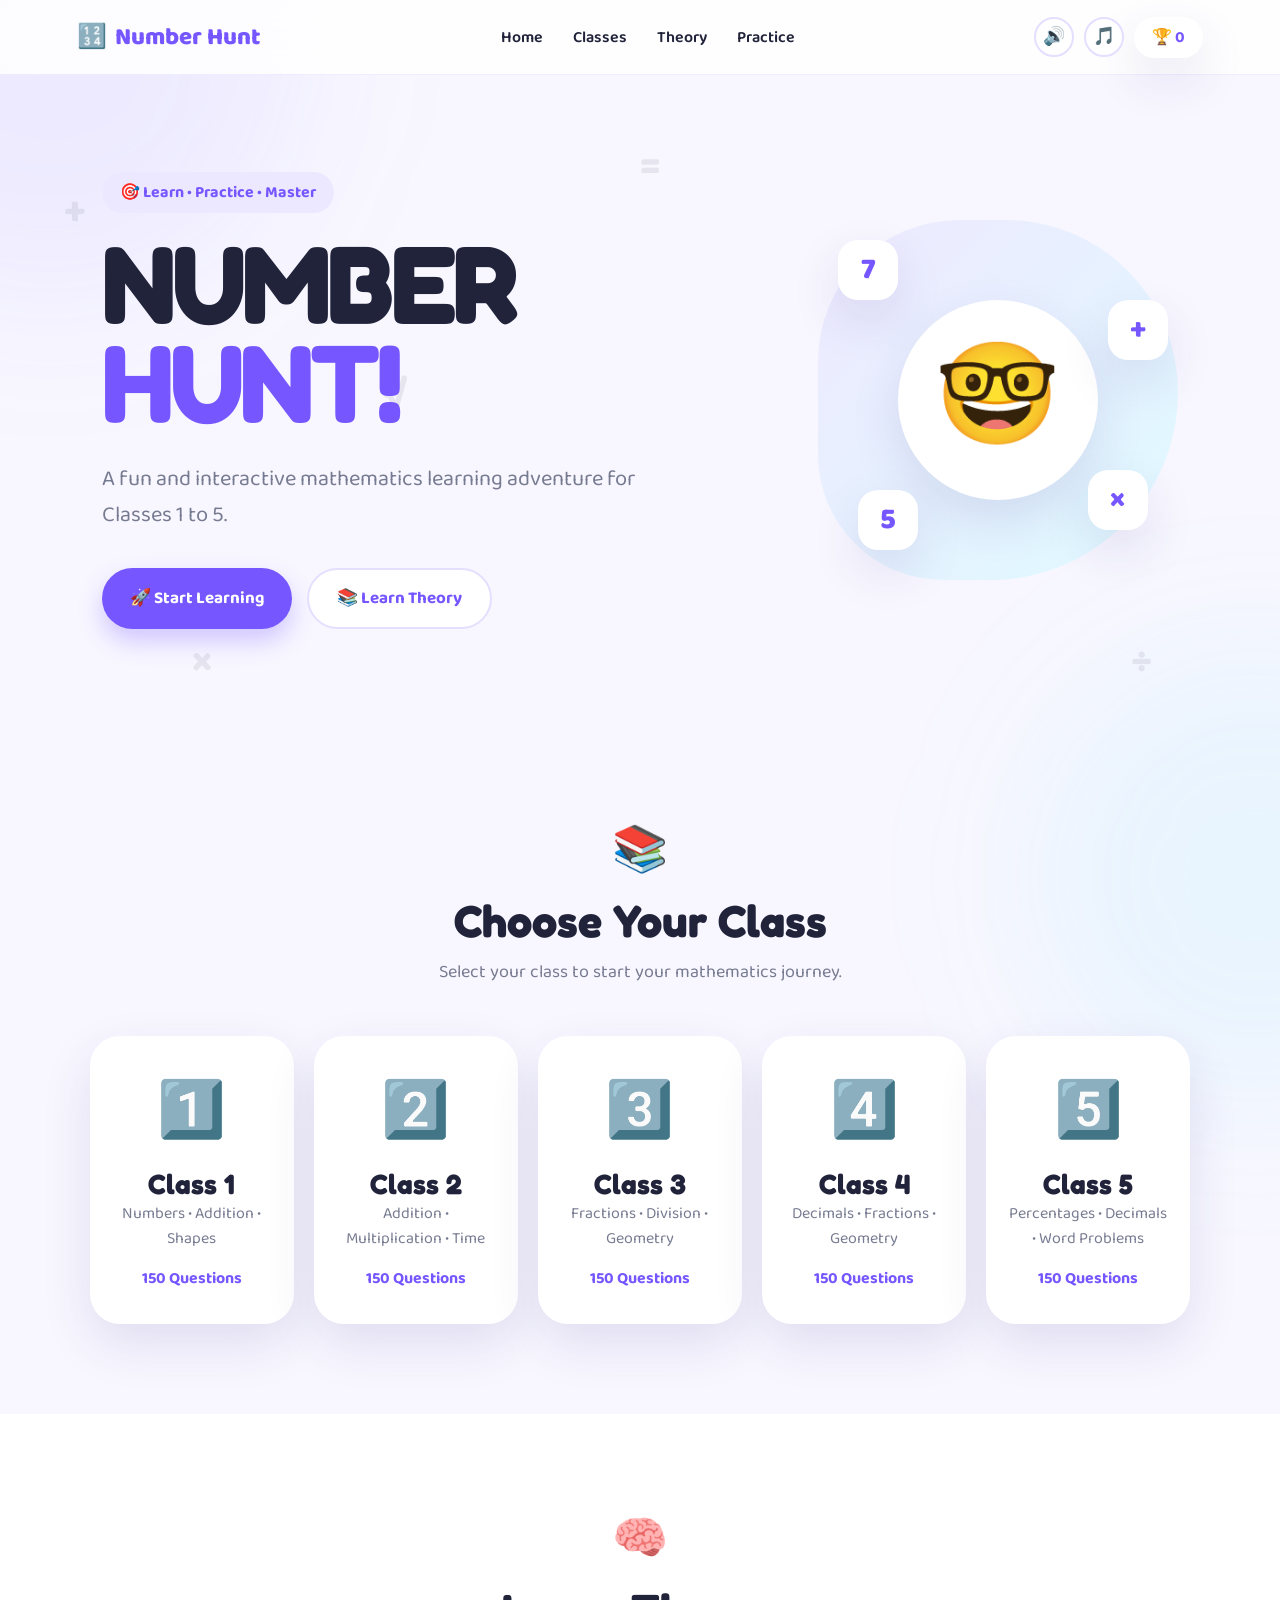
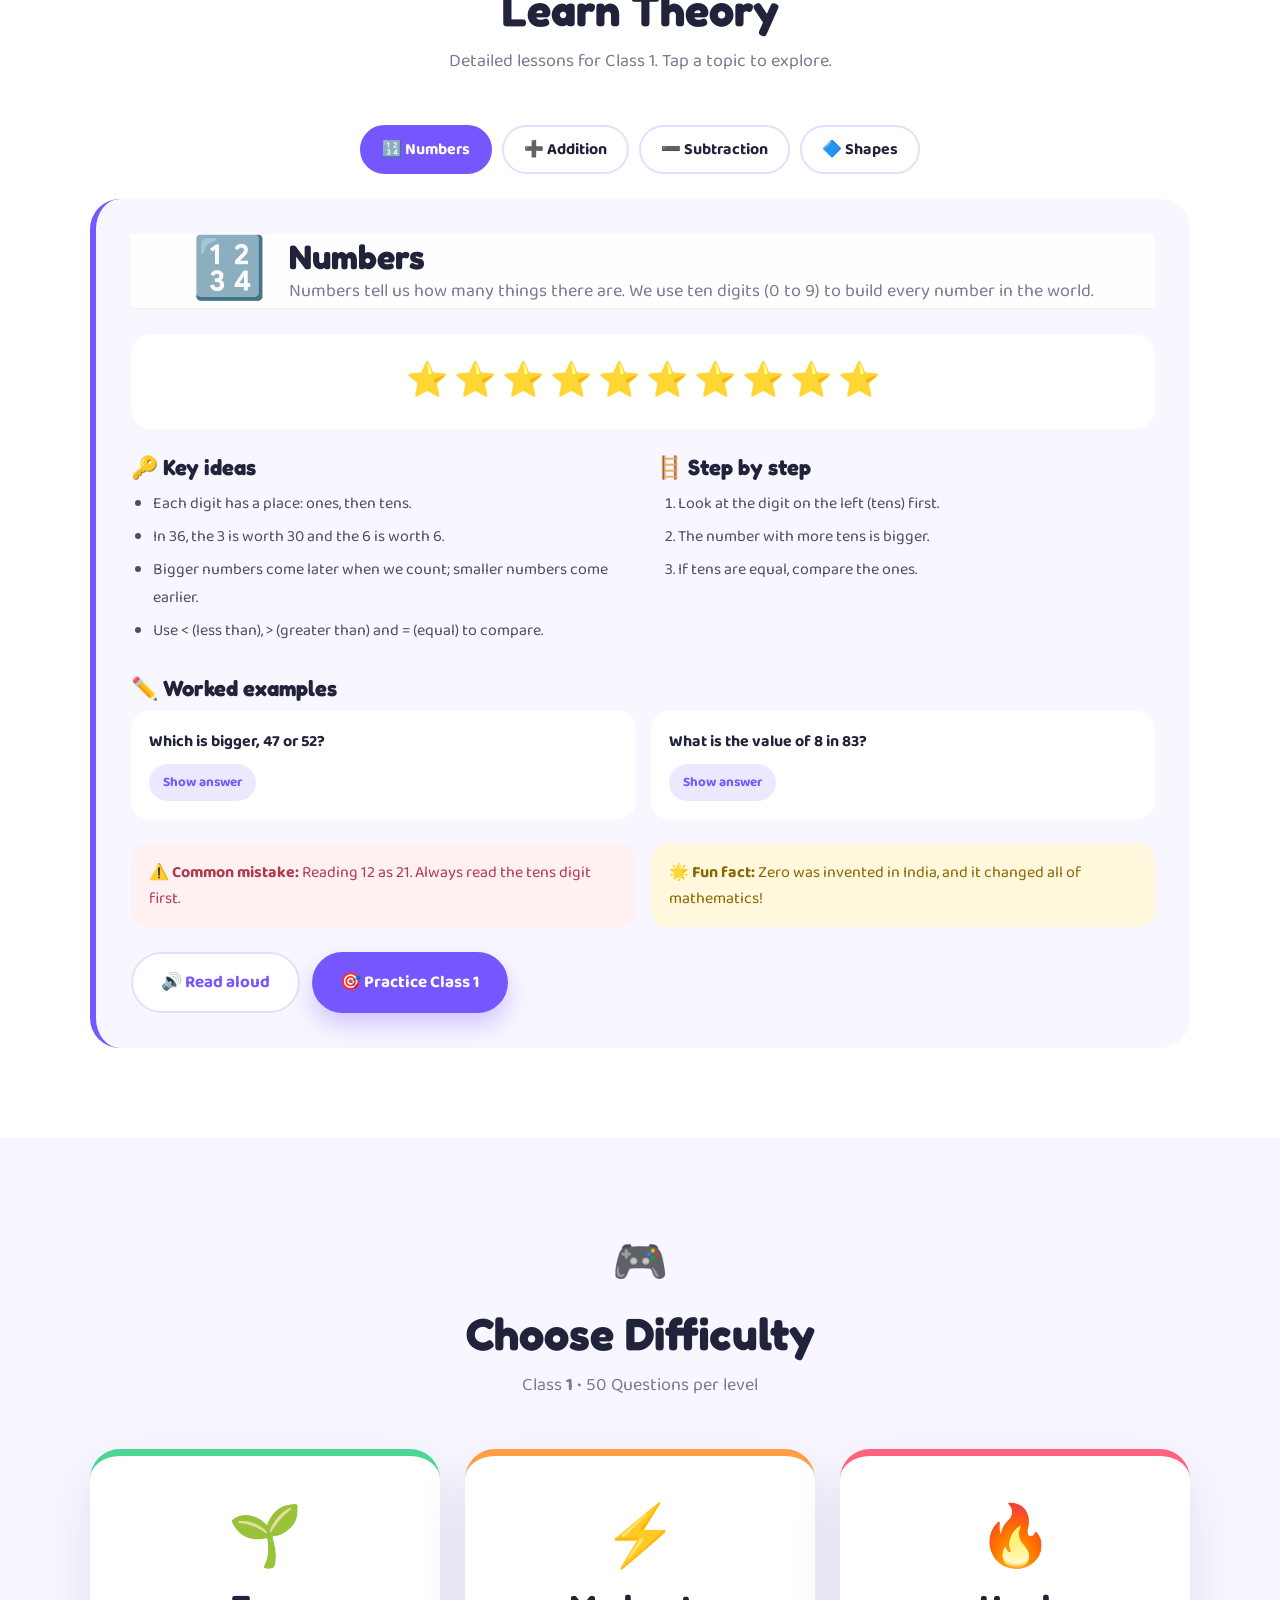
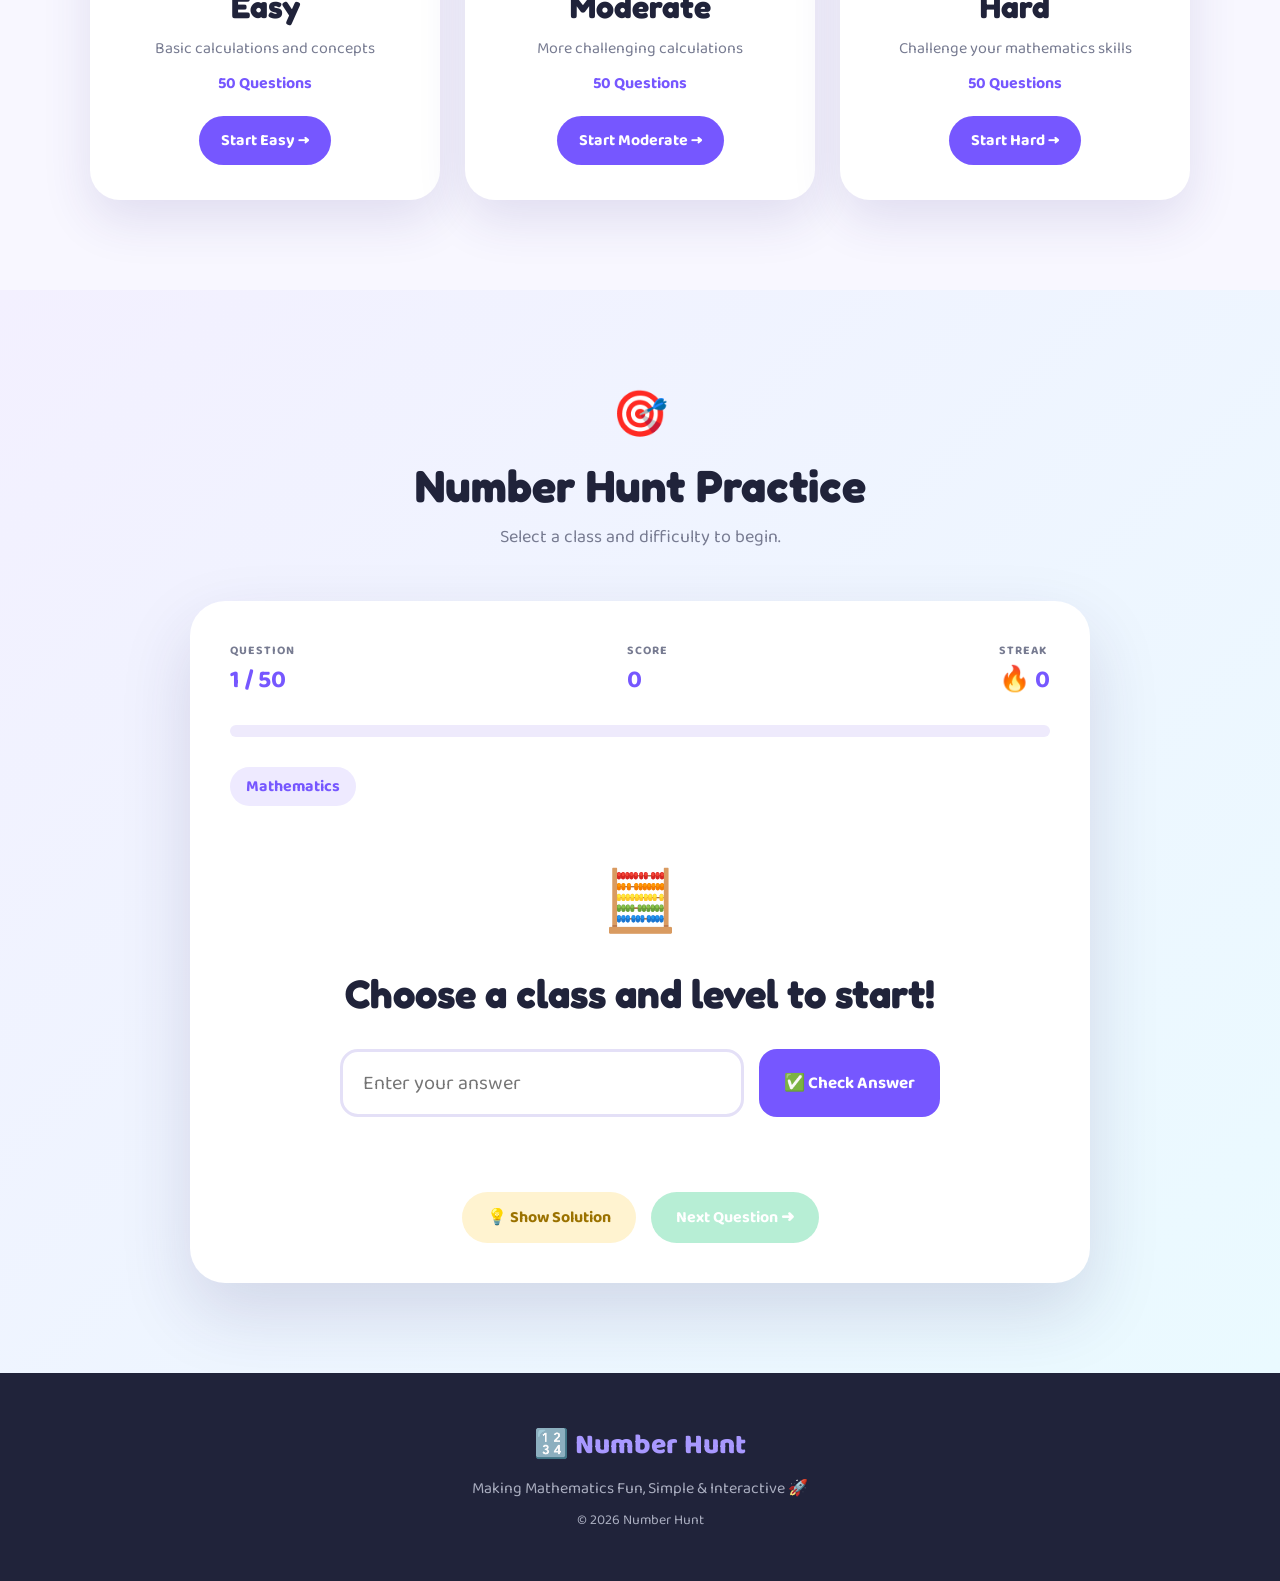
<file: index.html>
<!DOCTYPE html>
<html lang="en">
<head>
  <meta charset="UTF-8">
  <meta name="viewport" content="width=device-width, initial-scale=1.0">

  <title>Number Hunt - Math Learning</title>

  <link rel="preconnect" href="https://fonts.googleapis.com">
  <link rel="preconnect" href="https://fonts.gstatic.com" crossorigin>

  <link href="https://fonts.googleapis.com/css2?family=Baloo+2:wght@400;500;600;700;800&family=Fredoka:wght@400;500;600;700&display=swap" rel="stylesheet">

  <link rel="stylesheet" href="style.css">
</head>

<body>

  <div class="scroll-progress" id="scrollProgress"></div>

  <!-- Floating Math Symbols -->
  <div class="math-bg">
    <span>+</span>
    <span>−</span>
    <span>×</span>
    <span>÷</span>
    <span>=</span>
    <span>π</span>
    <span>√</span>
  </div>

  <!-- Header -->
  <header>
    <div class="logo">
      🔢 <span>Number Hunt</span>
    </div>

    <nav>
      <a href="#home">Home</a>
      <a href="#classes">Classes</a>
      <a href="#theory">Theory</a>
      <a href="#practice">Practice</a>
    </nav>

    <div class="header-right">
      <button class="tool-btn" id="soundBtn" title="Sound effects on/off" aria-label="Toggle sound effects">🔊</button>
      <button class="tool-btn" id="musicBtn" title="Background music on/off" aria-label="Toggle music">🎵</button>
      <div class="score-box">
        🏆 <span id="headerScore">0</span>
      </div>
    </div>
  </header>


  <!-- HERO -->
  <section class="hero" id="home">

    <div class="hero-content">

      <div class="badge">
        🎯 Learn • Practice • Master
      </div>

      <h1>
        NUMBER <span>HUNT!</span>
      </h1>

      <p>
        A fun and interactive mathematics learning adventure
        for Classes 1 to 5.
      </p>

      <div class="hero-buttons">
        <button class="primary-btn" onclick="scrollToClasses()">
          🚀 Start Learning
        </button>

        <button class="secondary-btn" onclick="scrollToTheory()">
          📚 Learn Theory
        </button>
      </div>

    </div>

    <div class="math-character">
      <div class="character-face">
        🤓
      </div>

      <div class="floating-number n1">7</div>
      <div class="floating-number n2">+</div>
      <div class="floating-number n3">5</div>
      <div class="floating-number n4">×</div>
    </div>

  </section>


  <!-- CLASSES -->
  <section class="section" id="classes">

    <div class="section-title">
      <span>📚</span>
      <h2>Choose Your Class</h2>
      <p>Select your class to start your mathematics journey.</p>
    </div>

    <div class="class-grid">

      <div class="class-card class1" onclick="selectClass(1)">
        <div class="class-icon">1️⃣</div>
        <h3>Class 1</h3>
        <p>Numbers • Addition • Shapes</p>
        <strong>150 Questions</strong>
      </div>

      <div class="class-card class2" onclick="selectClass(2)">
        <div class="class-icon">2️⃣</div>
        <h3>Class 2</h3>
        <p>Addition • Multiplication • Time</p>
        <strong>150 Questions</strong>
      </div>

      <div class="class-card class3" onclick="selectClass(3)">
        <div class="class-icon">3️⃣</div>
        <h3>Class 3</h3>
        <p>Fractions • Division • Geometry</p>
        <strong>150 Questions</strong>
      </div>

      <div class="class-card class4" onclick="selectClass(4)">
        <div class="class-icon">4️⃣</div>
        <h3>Class 4</h3>
        <p>Decimals • Fractions • Geometry</p>
        <strong>150 Questions</strong>
      </div>

      <div class="class-card class5" onclick="selectClass(5)">
        <div class="class-icon">5️⃣</div>
        <h3>Class 5</h3>
        <p>Percentages • Decimals • Word Problems</p>
        <strong>150 Questions</strong>
      </div>

    </div>

  </section>


  <!-- THEORY -->
  <section class="section theory-section" id="theory">

    <div class="section-title">
      <span>🧠</span>
      <h2>Learn Theory</h2>

      <p id="theoryIntro">
        Select a class to see its mathematics topics.
      </p>
    </div>

    <div class="theory-container" id="theoryContainer">

      <div class="empty-theory">
        <div>📖</div>
        <h3>Select a Class First</h3>
        <p>
          Choose Class 1, 2, 3, 4 or 5 above to learn the concepts.
        </p>
      </div>

    </div>

  </section>


  <!-- DIFFICULTY -->
  <section class="section" id="difficulty">

    <div class="section-title">
      <span>🎮</span>
      <h2>Choose Difficulty</h2>

      <p>
        Class <strong id="selectedClassText">1</strong>
        • 50 Questions per level
      </p>
    </div>

    <div class="level-grid">

      <div class="level-card easy" onclick="startPractice('easy')">
        <div class="level-icon">🌱</div>
        <h3>Easy</h3>
        <p>Basic calculations and concepts</p>
        <strong>50 Questions</strong>
        <button>Start Easy →</button>
      </div>

      <div class="level-card medium" onclick="startPractice('medium')">
        <div class="level-icon">⚡</div>
        <h3>Moderate</h3>
        <p>More challenging calculations</p>
        <strong>50 Questions</strong>
        <button>Start Moderate →</button>
      </div>

      <div class="level-card hard" onclick="startPractice('hard')">
        <div class="level-icon">🔥</div>
        <h3>Hard</h3>
        <p>Challenge your mathematics skills</p>
        <strong>50 Questions</strong>
        <button>Start Hard →</button>
      </div>

    </div>

  </section>


  <!-- PRACTICE -->
  <section class="section practice-section" id="practice">

    <div class="section-title">
      <span>🎯</span>

      <h2>Number Hunt Practice</h2>

      <p id="practiceInfo">
        Select a class and difficulty to begin.
      </p>
    </div>


    <div class="game-box">

      <!-- Top information -->
      <div class="game-top">

        <div>
          <span class="small-label">QUESTION</span>
          <strong>
            <span id="questionNumber">1</span> / 50
          </strong>
        </div>

        <div>
          <span class="small-label">SCORE</span>
          <strong id="gameScore">0</strong>
        </div>

        <div>
          <span class="small-label">STREAK</span>
          <strong>🔥 <span id="streak">0</span></strong>
        </div>

      </div>


      <!-- Progress -->
      <div class="progress-container">
        <div class="progress-bar">
          <div class="progress-fill" id="progressFill"></div>
        </div>
      </div>


      <!-- Topic -->
      <div class="topic-badge" id="questionTopic">
        Mathematics
      </div>


      <!-- Question -->
      <div class="question-area">

        <div class="question-icon">
          🧮
        </div>

        <h2 id="questionText">
          Choose a class and level to start!
        </h2>

      </div>


      <!-- Answer -->
      <div class="answer-area">

        <input
          type="number"
          id="answerInput"
          placeholder="Enter your answer"
          autocomplete="off"
        >

        <button
          class="check-btn"
          id="checkBtn"
          onclick="checkAnswer()"
        >
          ✅ Check Answer
        </button>

      </div>


      <!-- Feedback -->
      <div id="feedback" class="feedback"></div>


      <!-- Solution -->
      <div id="solutionBox" class="solution-box">

        <h3>💡 Solution</h3>

        <div id="solutionText"></div>

      </div>


      <!-- Buttons -->
      <div class="game-buttons">

        <button
          class="solution-btn"
          onclick="showSolution()"
        >
          💡 Show Solution
        </button>

        <button
          class="next-btn"
          id="nextBtn"
          onclick="nextQuestion()"
          disabled
        >
          Next Question ➜
        </button>

      </div>

    </div>

  </section>


  <!-- RESULT -->
  <section class="result-section" id="result">

    <div class="result-card">

      <div class="trophy">
        🏆
      </div>

      <h2>Practice Complete!</h2>

      <p>
        Great job! You completed all 50 questions.
      </p>

      <div class="final-score">
        <span id="finalScore">0</span>
        <small>/ 50</small>
      </div>

      <div id="resultMessage">
        Keep practicing!
      </div>

      <div class="result-buttons">

        <button onclick="restartPractice()">
          🔄 Try Again
        </button>

        <button onclick="scrollToClasses()">
          📚 Choose Class
        </button>

      </div>

    </div>

  </section>


  <!-- FOOTER -->
  <footer>

    <div class="footer-logo">
      🔢 Number Hunt
    </div>

    <p>
      Making Mathematics Fun, Simple & Interactive 🚀
    </p>

    <p class="copyright">
      © 2026 Number Hunt
    </p>

  </footer>


  <script src="theory.js"></script>
  <script src="script.js"></script>
  <script src="effects.js"></script>

</body>
</html>
</file>
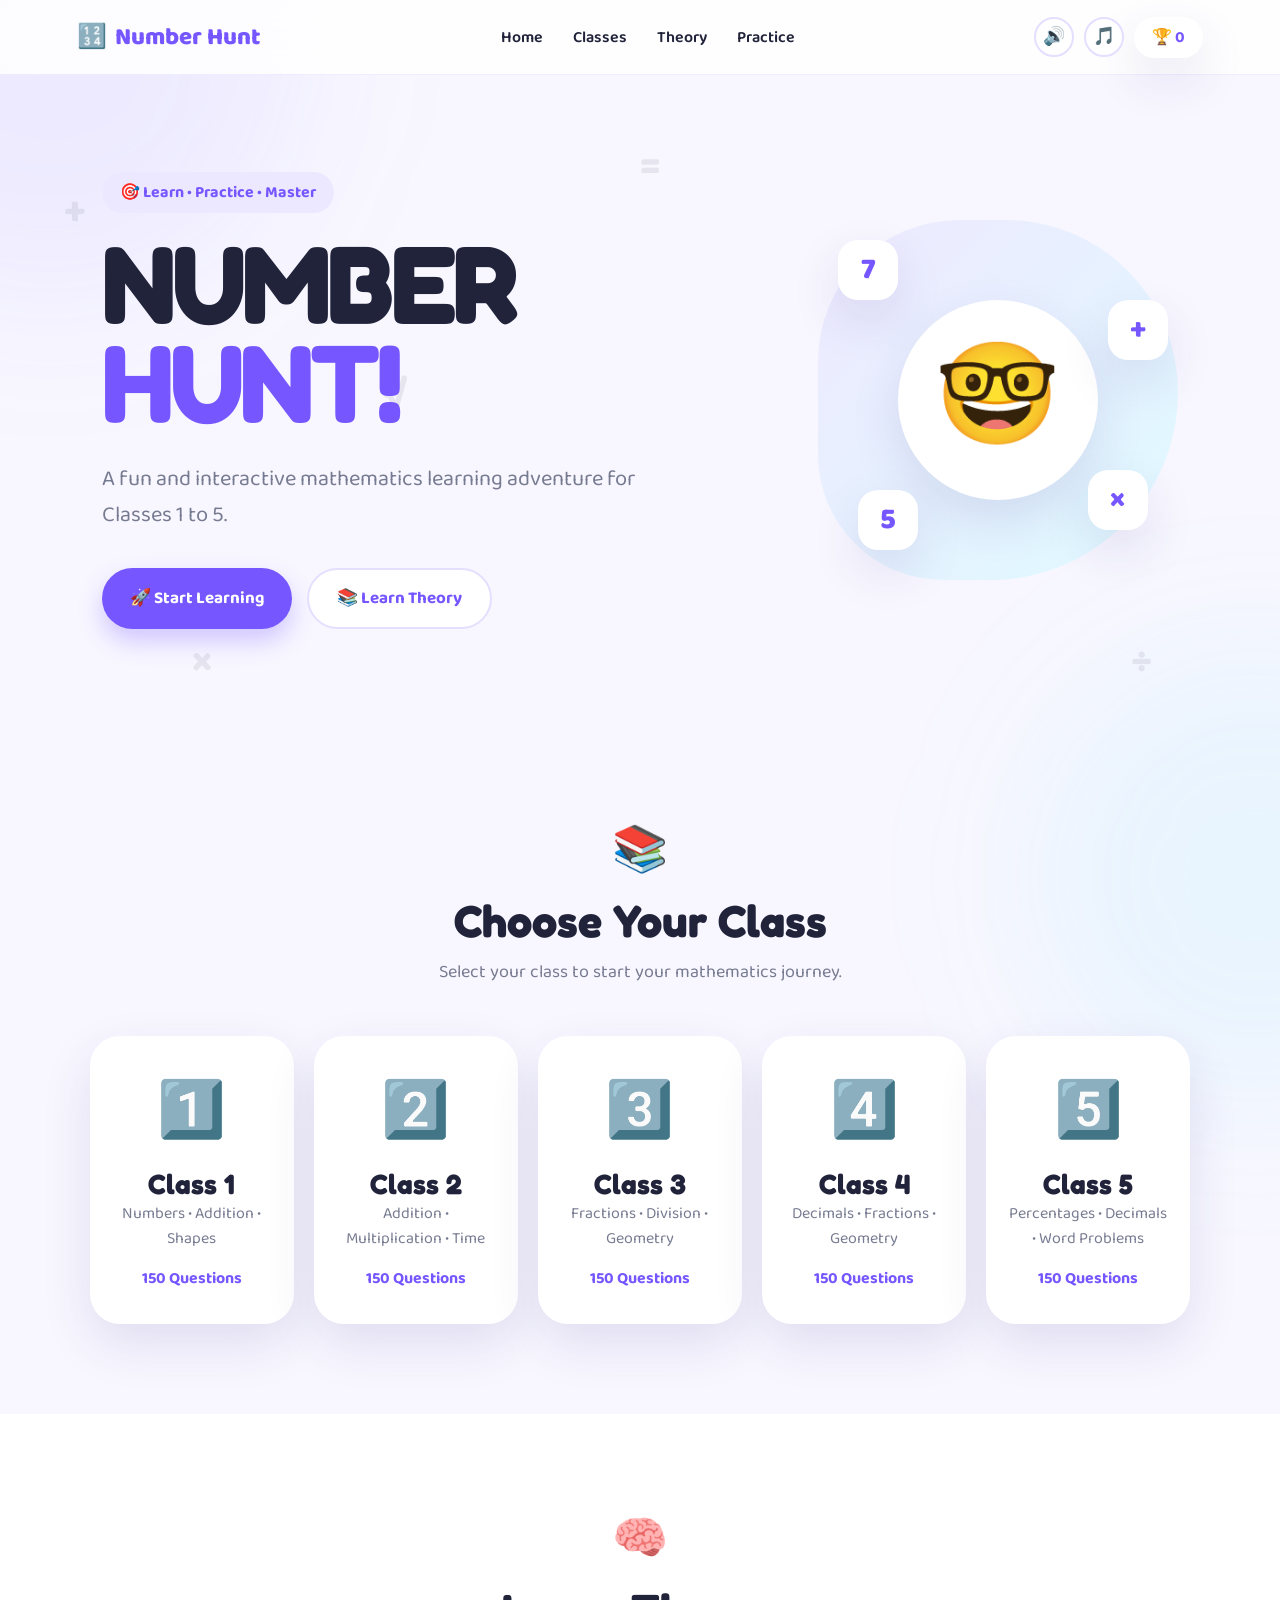
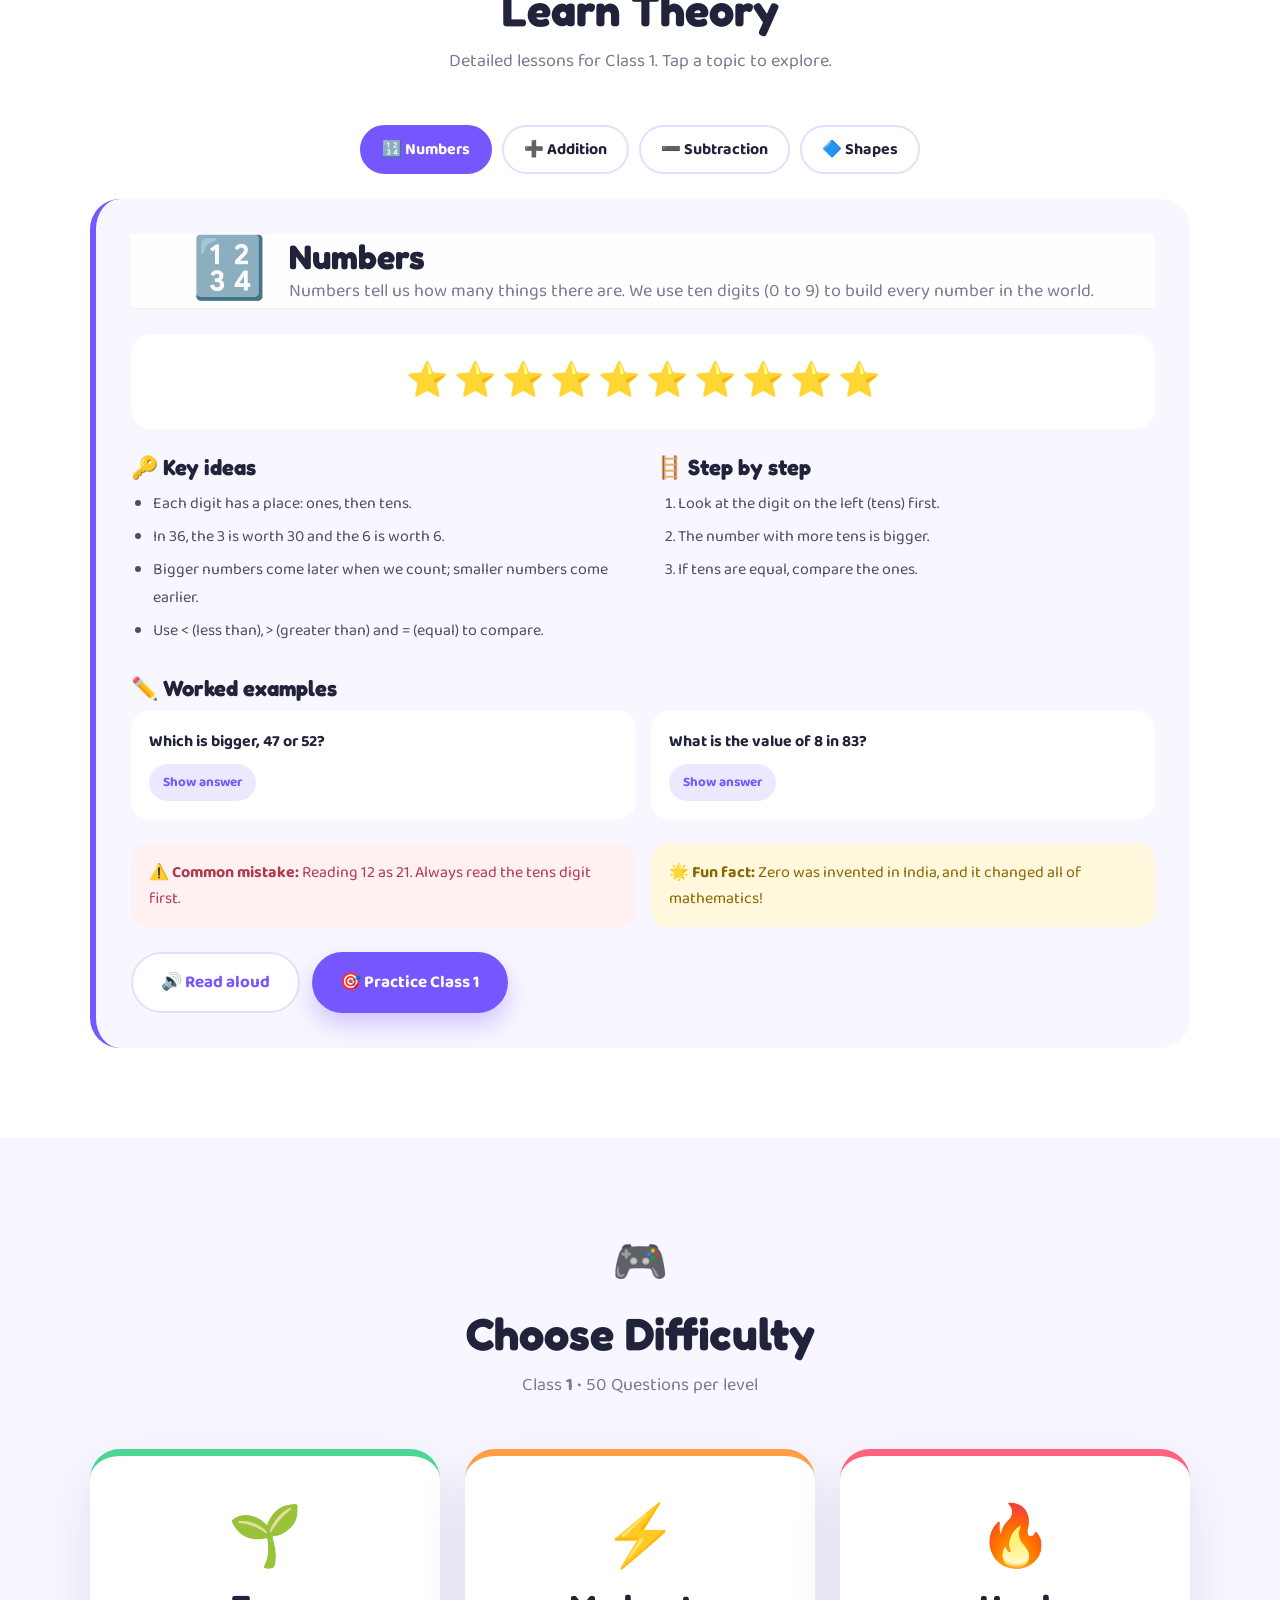
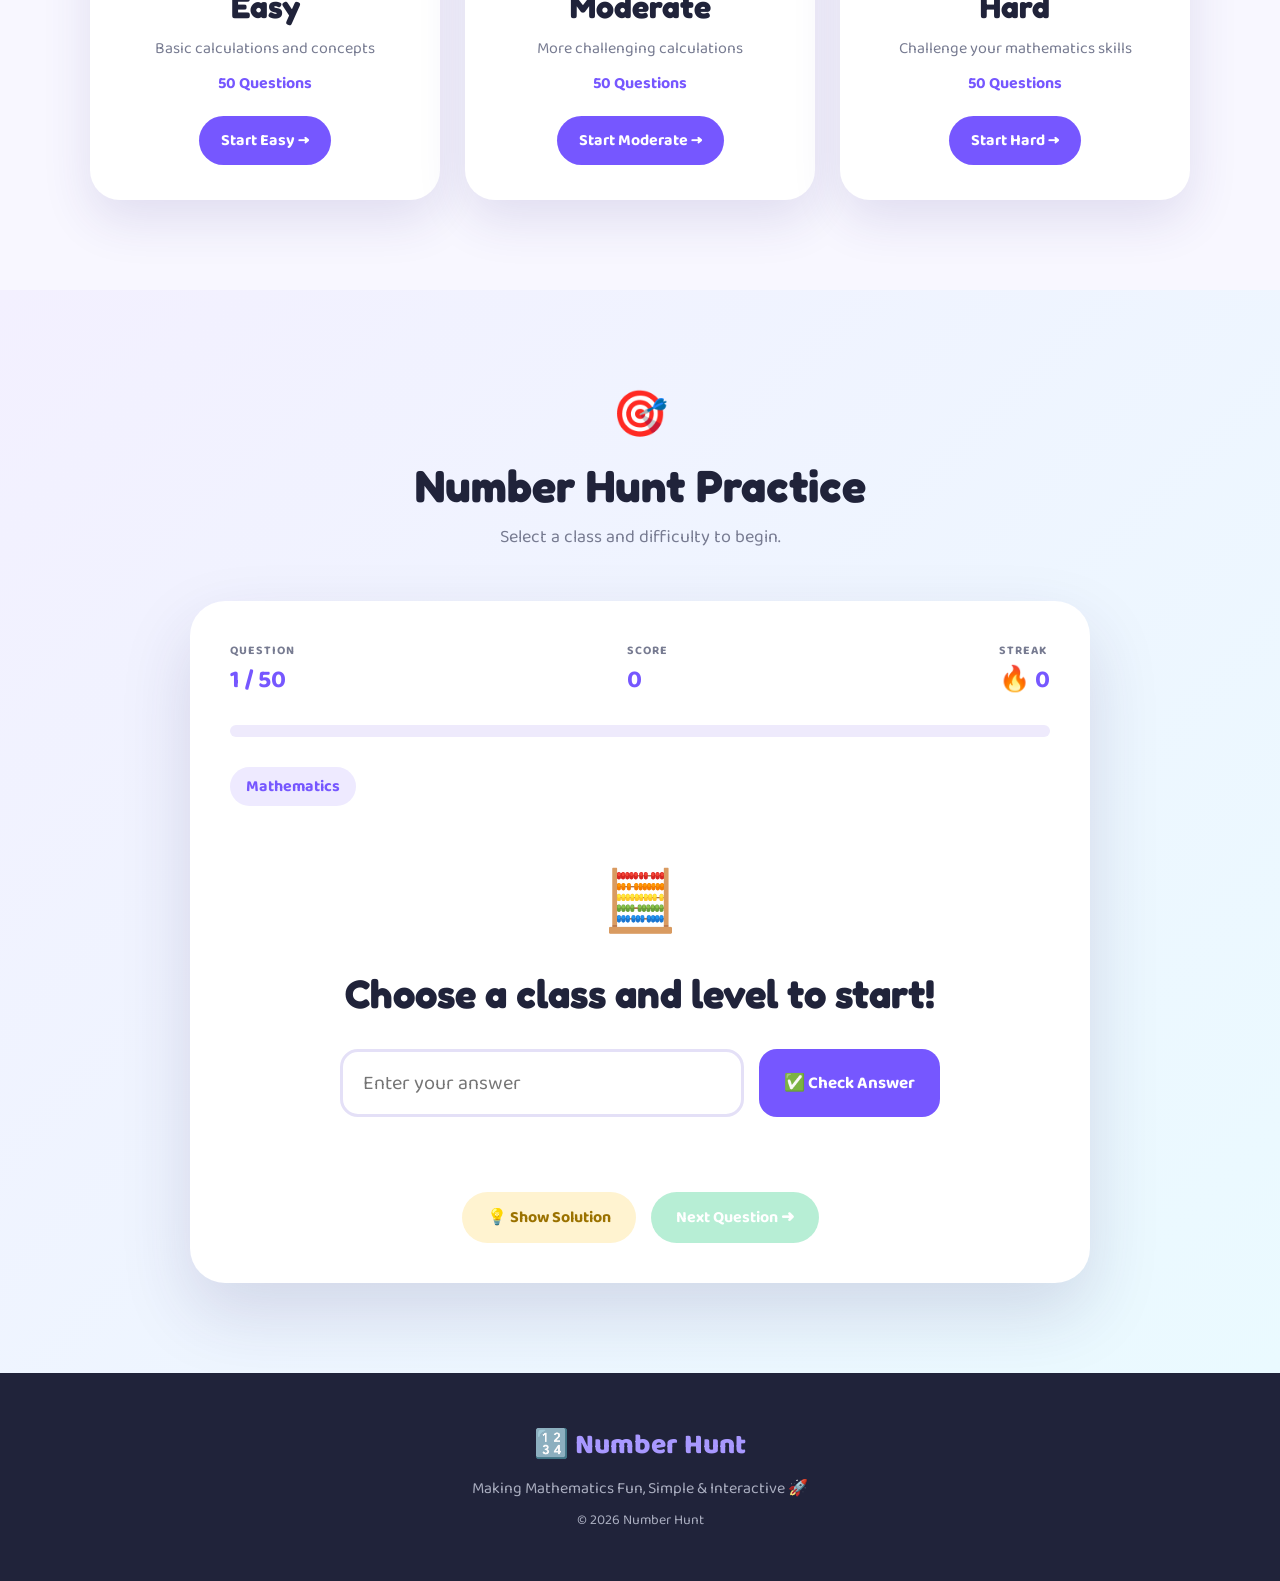
<file: index-2.html>
<!DOCTYPE html>
<html lang="en">
<head>
  <meta charset="UTF-8">
  <meta name="viewport" content="width=device-width, initial-scale=1.0">

  <title>Number Hunt - Math Learning</title>

  <link rel="preconnect" href="https://fonts.googleapis.com">
  <link rel="preconnect" href="https://fonts.gstatic.com" crossorigin>

  <link href="https://fonts.googleapis.com/css2?family=Baloo+2:wght@400;500;600;700;800&family=Fredoka:wght@400;500;600;700&display=swap" rel="stylesheet">

  <link rel="stylesheet" href="style.css">
</head>

<body>

  <div class="scroll-progress" id="scrollProgress"></div>

  <!-- Floating Math Symbols -->
  <div class="math-bg">
    <span>+</span>
    <span>−</span>
    <span>×</span>
    <span>÷</span>
    <span>=</span>
    <span>π</span>
    <span>√</span>
  </div>

  <!-- Header -->
  <header>
    <div class="logo">
      🔢 <span>Number Hunt</span>
    </div>

    <nav>
      <a href="#home">Home</a>
      <a href="#classes">Classes</a>
      <a href="#theory">Theory</a>
      <a href="#practice">Practice</a>
    </nav>

    <div class="header-right">
      <button class="tool-btn" id="soundBtn" title="Sound effects on/off" aria-label="Toggle sound effects">🔊</button>
      <button class="tool-btn" id="musicBtn" title="Background music on/off" aria-label="Toggle music">🎵</button>
      <div class="score-box">
        🏆 <span id="headerScore">0</span>
      </div>
    </div>
  </header>


  <!-- HERO -->
  <section class="hero" id="home">

    <div class="hero-content">

      <div class="badge">
        🎯 Learn • Practice • Master
      </div>

      <h1>
        NUMBER <span>HUNT!</span>
      </h1>

      <p>
        A fun and interactive mathematics learning adventure
        for Classes 1 to 5.
      </p>

      <div class="hero-buttons">
        <button class="primary-btn" onclick="scrollToClasses()">
          🚀 Start Learning
        </button>

        <button class="secondary-btn" onclick="scrollToTheory()">
          📚 Learn Theory
        </button>
      </div>

    </div>

    <div class="math-character">
      <div class="character-face">
        🤓
      </div>

      <div class="floating-number n1">7</div>
      <div class="floating-number n2">+</div>
      <div class="floating-number n3">5</div>
      <div class="floating-number n4">×</div>
    </div>

  </section>


  <!-- CLASSES -->
  <section class="section" id="classes">

    <div class="section-title">
      <span>📚</span>
      <h2>Choose Your Class</h2>
      <p>Select your class to start your mathematics journey.</p>
    </div>

    <div class="class-grid">

      <div class="class-card class1" onclick="selectClass(1)">
        <div class="class-icon">1️⃣</div>
        <h3>Class 1</h3>
        <p>Numbers • Addition • Shapes</p>
        <strong>150 Questions</strong>
      </div>

      <div class="class-card class2" onclick="selectClass(2)">
        <div class="class-icon">2️⃣</div>
        <h3>Class 2</h3>
        <p>Addition • Multiplication • Time</p>
        <strong>150 Questions</strong>
      </div>

      <div class="class-card class3" onclick="selectClass(3)">
        <div class="class-icon">3️⃣</div>
        <h3>Class 3</h3>
        <p>Fractions • Division • Geometry</p>
        <strong>150 Questions</strong>
      </div>

      <div class="class-card class4" onclick="selectClass(4)">
        <div class="class-icon">4️⃣</div>
        <h3>Class 4</h3>
        <p>Decimals • Fractions • Geometry</p>
        <strong>150 Questions</strong>
      </div>

      <div class="class-card class5" onclick="selectClass(5)">
        <div class="class-icon">5️⃣</div>
        <h3>Class 5</h3>
        <p>Percentages • Decimals • Word Problems</p>
        <strong>150 Questions</strong>
      </div>

    </div>

  </section>


  <!-- THEORY -->
  <section class="section theory-section" id="theory">

    <div class="section-title">
      <span>🧠</span>
      <h2>Learn Theory</h2>

      <p id="theoryIntro">
        Select a class to see its mathematics topics.
      </p>
    </div>

    <div class="theory-container" id="theoryContainer">

      <div class="empty-theory">
        <div>📖</div>
        <h3>Select a Class First</h3>
        <p>
          Choose Class 1, 2, 3, 4 or 5 above to learn the concepts.
        </p>
      </div>

    </div>

  </section>


  <!-- DIFFICULTY -->
  <section class="section" id="difficulty">

    <div class="section-title">
      <span>🎮</span>
      <h2>Choose Difficulty</h2>

      <p>
        Class <strong id="selectedClassText">1</strong>
        • 50 Questions per level
      </p>
    </div>

    <div class="level-grid">

      <div class="level-card easy" onclick="startPractice('easy')">
        <div class="level-icon">🌱</div>
        <h3>Easy</h3>
        <p>Basic calculations and concepts</p>
        <strong>50 Questions</strong>
        <button>Start Easy →</button>
      </div>

      <div class="level-card medium" onclick="startPractice('medium')">
        <div class="level-icon">⚡</div>
        <h3>Moderate</h3>
        <p>More challenging calculations</p>
        <strong>50 Questions</strong>
        <button>Start Moderate →</button>
      </div>

      <div class="level-card hard" onclick="startPractice('hard')">
        <div class="level-icon">🔥</div>
        <h3>Hard</h3>
        <p>Challenge your mathematics skills</p>
        <strong>50 Questions</strong>
        <button>Start Hard →</button>
      </div>

    </div>

  </section>


  <!-- PRACTICE -->
  <section class="section practice-section" id="practice">

    <div class="section-title">
      <span>🎯</span>

      <h2>Number Hunt Practice</h2>

      <p id="practiceInfo">
        Select a class and difficulty to begin.
      </p>
    </div>


    <div class="game-box">

      <!-- Top information -->
      <div class="game-top">

        <div>
          <span class="small-label">QUESTION</span>
          <strong>
            <span id="questionNumber">1</span> / 50
          </strong>
        </div>

        <div>
          <span class="small-label">SCORE</span>
          <strong id="gameScore">0</strong>
        </div>

        <div>
          <span class="small-label">STREAK</span>
          <strong>🔥 <span id="streak">0</span></strong>
        </div>

      </div>


      <!-- Progress -->
      <div class="progress-container">
        <div class="progress-bar">
          <div class="progress-fill" id="progressFill"></div>
        </div>
      </div>


      <!-- Topic -->
      <div class="topic-badge" id="questionTopic">
        Mathematics
      </div>


      <!-- Question -->
      <div class="question-area">

        <div class="question-icon">
          🧮
        </div>

        <h2 id="questionText">
          Choose a class and level to start!
        </h2>

      </div>


      <!-- Answer -->
      <div class="answer-area">

        <input
          type="number"
          id="answerInput"
          placeholder="Enter your answer"
          autocomplete="off"
        >

        <button
          class="check-btn"
          id="checkBtn"
          onclick="checkAnswer()"
        >
          ✅ Check Answer
        </button>

      </div>


      <!-- Feedback -->
      <div id="feedback" class="feedback"></div>


      <!-- Solution -->
      <div id="solutionBox" class="solution-box">

        <h3>💡 Solution</h3>

        <div id="solutionText"></div>

      </div>


      <!-- Buttons -->
      <div class="game-buttons">

        <button
          class="solution-btn"
          onclick="showSolution()"
        >
          💡 Show Solution
        </button>

        <button
          class="next-btn"
          id="nextBtn"
          onclick="nextQuestion()"
          disabled
        >
          Next Question ➜
        </button>

      </div>

    </div>

  </section>


  <!-- RESULT -->
  <section class="result-section" id="result">

    <div class="result-card">

      <div class="trophy">
        🏆
      </div>

      <h2>Practice Complete!</h2>

      <p>
        Great job! You completed all 50 questions.
      </p>

      <div class="final-score">
        <span id="finalScore">0</span>
        <small>/ 50</small>
      </div>

      <div id="resultMessage">
        Keep practicing!
      </div>

      <div class="result-buttons">

        <button onclick="restartPractice()">
          🔄 Try Again
        </button>

        <button onclick="scrollToClasses()">
          📚 Choose Class
        </button>

      </div>

    </div>

  </section>


  <!-- FOOTER -->
  <footer>

    <div class="footer-logo">
      🔢 Number Hunt
    </div>

    <p>
      Making Mathematics Fun, Simple & Interactive 🚀
    </p>

    <p class="copyright">
      © 2026 Number Hunt
    </p>

  </footer>


  <script src="theory.js"></script>
  <script src="script.js"></script>
  <script src="effects.js"></script>

</body>
</html>
</file>
<file: style.css>
:root {
  --purple: #7657ff;
  --purple-dark: #5436db;
  --blue: #3e9cff;
  --cyan: #38d9e8;
  --yellow: #ffd84d;
  --orange: #ff9e45;
  --pink: #ff6fae;
  --green: #4dd596;
  --red: #ff647c;

  --dark: #20233a;
  --muted: #777b91;
  --white: #ffffff;
  --bg: #f8f7ff;

  --shadow: 0 20px 50px rgba(60, 45, 130, 0.12);
}


/* =========================
   GLOBAL
========================= */

* {
  margin: 0;
  padding: 0;
  box-sizing: border-box;
}

html {
  scroll-behavior: smooth;
}

body {
  font-family: "Baloo 2", sans-serif;
  background: var(--bg);
  color: var(--dark);
  overflow-x: hidden;
}

button,
input {
  font-family: inherit;
}

button {
  cursor: pointer;
}


/* =========================
   BACKGROUND
========================= */

body::before {
  content: "";
  position: fixed;
  width: 500px;
  height: 500px;

  background: rgba(118, 87, 255, 0.08);

  border-radius: 50%;

  top: -200px;
  left: -200px;

  filter: blur(80px);

  z-index: -5;
}

body::after {
  content: "";

  position: fixed;

  width: 450px;
  height: 450px;

  background: rgba(56, 217, 232, 0.08);

  border-radius: 50%;

  right: -200px;
  bottom: -200px;

  filter: blur(80px);

  z-index: -5;
}


/* =========================
   FLOATING SYMBOLS
========================= */

.math-bg {
  position: fixed;
  inset: 0;

  pointer-events: none;

  overflow: hidden;

  z-index: -1;
}

.math-bg span {
  position: absolute;

  font-size: 40px;
  font-weight: 800;

  opacity: 0.08;

  animation: floatMath 10s infinite ease-in-out;
}

.math-bg span:nth-child(1) {
  left: 5%;
  top: 20%;
}

.math-bg span:nth-child(2) {
  left: 85%;
  top: 25%;
  animation-delay: 2s;
}

.math-bg span:nth-child(3) {
  left: 15%;
  top: 70%;
  animation-delay: 4s;
}

.math-bg span:nth-child(4) {
  right: 10%;
  top: 70%;
  animation-delay: 1s;
}

.math-bg span:nth-child(5) {
  left: 50%;
  top: 15%;
  animation-delay: 3s;
}

.math-bg span:nth-child(6) {
  left: 70%;
  top: 50%;
  animation-delay: 5s;
}

.math-bg span:nth-child(7) {
  left: 30%;
  top: 40%;
  animation-delay: 6s;
}

@keyframes floatMath {

  0%,
  100% {
    transform: translateY(0) rotate(0);
  }

  50% {
    transform: translateY(-35px) rotate(15deg);
  }
}


/* =========================
   HEADER
========================= */

header {
  position: sticky;

  top: 0;

  z-index: 1000;

  height: 75px;

  display: flex;

  align-items: center;

  justify-content: space-between;

  padding: 0 6%;

  background: rgba(255, 255, 255, 0.85);

  backdrop-filter: blur(15px);

  border-bottom: 1px solid rgba(118, 87, 255, 0.1);
}

.logo {
  display: flex;

  align-items: center;

  gap: 8px;

  font-size: 24px;

  font-weight: 800;

  color: var(--purple);
}

nav {
  display: flex;

  gap: 30px;
}

nav a {
  text-decoration: none;

  color: var(--dark);

  font-weight: 600;

  transition: 0.3s;
}

nav a:hover {
  color: var(--purple);

  transform: translateY(-2px);
}

.score-box {
  background: #fff;

  padding: 8px 18px;

  border-radius: 30px;

  box-shadow: var(--shadow);

  font-weight: 700;

  color: var(--purple);
}


/* =========================
   HERO
========================= */

.hero {
  min-height: 650px;

  display: flex;

  align-items: center;

  justify-content: space-between;

  padding: 80px 8%;

  gap: 50px;

  position: relative;
}

.hero-content {
  max-width: 650px;

  animation: slideUp 0.8s ease;
}

.badge {
  display: inline-block;

  padding: 8px 18px;

  background: #ece8ff;

  color: var(--purple);

  border-radius: 50px;

  font-weight: 700;

  margin-bottom: 20px;
}

.hero h1 {
  font-family: "Fredoka", sans-serif;

  font-size: clamp(60px, 9vw, 110px);

  line-height: 0.9;

  letter-spacing: -4px;

  margin-bottom: 30px;
}

.hero h1 span {
  color: var(--purple);

  display: block;
}

.hero p {
  font-size: 22px;

  color: var(--muted);

  max-width: 580px;

  margin-bottom: 35px;
}

.hero-buttons {
  display: flex;

  gap: 15px;

  flex-wrap: wrap;
}

.primary-btn,
.secondary-btn {
  border: none;

  padding: 15px 28px;

  border-radius: 50px;

  font-size: 17px;

  font-weight: 700;

  transition: 0.3s;
}

.primary-btn {
  background: var(--purple);

  color: white;

  box-shadow: 0 12px 25px rgba(118, 87, 255, 0.3);
}

.secondary-btn {
  background: white;

  color: var(--purple);

  border: 2px solid #e4dfff;
}

.primary-btn:hover,
.secondary-btn:hover {
  transform: translateY(-4px);
}


/* =========================
   CHARACTER
========================= */

.math-character {
  width: 360px;
  height: 360px;

  background: linear-gradient(
    135deg,
    #eee9ff,
    #dffaff
  );

  border-radius: 45% 55% 60% 40%;

  position: relative;

  display: flex;

  align-items: center;

  justify-content: center;

  animation: characterFloat 4s ease-in-out infinite;
}

.character-face {
  width: 200px;
  height: 200px;

  background: white;

  border-radius: 50%;

  display: flex;

  align-items: center;

  justify-content: center;

  font-size: 100px;

  box-shadow: var(--shadow);
}

.floating-number {
  position: absolute;

  width: 60px;
  height: 60px;

  border-radius: 20px;

  background: white;

  display: flex;

  align-items: center;

  justify-content: center;

  font-size: 30px;

  font-weight: 800;

  color: var(--purple);

  box-shadow: var(--shadow);

  animation: floatNumber 3s infinite ease-in-out;
}

.n1 {
  top: 20px;
  left: 20px;
}

.n2 {
  right: 10px;
  top: 80px;

  animation-delay: 0.5s;
}

.n3 {
  bottom: 30px;
  left: 40px;

  animation-delay: 1s;
}

.n4 {
  bottom: 50px;
  right: 30px;

  animation-delay: 1.5s;
}

@keyframes characterFloat {

  0%,
  100% {
    transform: translateY(0) rotate(0);
  }

  50% {
    transform: translateY(-15px) rotate(2deg);
  }
}

@keyframes floatNumber {

  0%,
  100% {
    transform: translateY(0);
  }

  50% {
    transform: translateY(-15px) rotate(8deg);
  }
}


/* =========================
   SECTION
========================= */

.section {
  padding: 90px 7%;
}

.section-title {
  text-align: center;

  margin-bottom: 50px;
}

.section-title > span {
  font-size: 45px;
}

.section-title h2 {
  font-family: "Fredoka", sans-serif;

  font-size: 45px;

  margin: 5px 0 10px;
}

.section-title p {
  color: var(--muted);

  font-size: 18px;
}


/* =========================
   CLASS CARDS
========================= */

.class-grid {
  display: grid;

  grid-template-columns: repeat(5, 1fr);

  gap: 20px;
}

.class-card {
  background: white;

  padding: 30px 20px;

  border-radius: 30px;

  text-align: center;

  box-shadow: var(--shadow);

  cursor: pointer;

  transition: 0.35s;

  border: 3px solid transparent;
}

.class-card:hover {
  transform: translateY(-12px) scale(1.02);
}

.class-card.active {
  border-color: var(--purple);

  transform: translateY(-8px);
}

.class-icon {
  font-size: 55px;

  margin-bottom: 10px;
}

.class-card h3 {
  font-family: "Fredoka", sans-serif;

  font-size: 28px;
}

.class-card p {
  color: var(--muted);

  min-height: 50px;
}

.class-card strong {
  display: inline-block;

  margin-top: 15px;

  color: var(--purple);
}


/* =========================
   THEORY
========================= */

.theory-section {
  background: white;
}

.theory-container {
  max-width: 1100px;

  margin: auto;
}

.empty-theory {
  text-align: center;

  padding: 60px;

  background: #f8f7ff;

  border-radius: 30px;
}

.empty-theory div {
  font-size: 70px;
}

.empty-theory h3 {
  font-size: 30px;

  margin: 10px;
}

.empty-theory p {
  color: var(--muted);
}

.theory-grid {
  display: grid;

  grid-template-columns: repeat(2, 1fr);

  gap: 25px;
}

.theory-card {
  padding: 30px;

  background: #f8f7ff;

  border-radius: 25px;

  border-left: 6px solid var(--purple);

  transition: 0.3s;
}

.theory-card:hover {
  transform: translateY(-5px);

  box-shadow: var(--shadow);
}

.theory-card h3 {
  font-family: "Fredoka", sans-serif;

  font-size: 26px;

  margin-bottom: 10px;
}

.theory-card p {
  color: var(--muted);

  line-height: 1.7;
}

.example {
  margin-top: 15px;

  padding: 15px;

  background: white;

  border-radius: 15px;

  font-weight: 700;

  color: var(--purple);
}

.tip {
  margin-top: 10px;

  color: #4d8a70;

  font-weight: 600;
}


/* =========================
   LEVELS
========================= */

.level-grid {
  display: grid;

  grid-template-columns: repeat(3, 1fr);

  gap: 25px;

  max-width: 1100px;

  margin: auto;
}

.level-card {
  background: white;

  padding: 35px;

  border-radius: 30px;

  text-align: center;

  box-shadow: var(--shadow);

  transition: 0.3s;

  border-top: 7px solid;
}

.level-card:hover {
  transform: translateY(-10px);
}

.level-card.easy {
  border-color: var(--green);
}

.level-card.medium {
  border-color: var(--orange);
}

.level-card.hard {
  border-color: var(--red);
}

.level-icon {
  font-size: 60px;
}

.level-card h3 {
  font-family: "Fredoka", sans-serif;

  font-size: 32px;
}

.level-card p {
  color: var(--muted);

  margin: 10px 0;
}

.level-card strong {
  display: block;

  color: var(--purple);

  margin-bottom: 20px;
}

.level-card button {
  border: none;

  padding: 12px 22px;

  border-radius: 30px;

  background: var(--purple);

  color: white;

  font-size: 16px;

  font-weight: 700;
}


/* =========================
   GAME
========================= */

.practice-section {
  background: linear-gradient(
    135deg,
    #f3f0ff,
    #eafaff
  );
}

.game-box {
  max-width: 900px;

  margin: auto;

  background: white;

  padding: 40px;

  border-radius: 35px;

  box-shadow: 0 30px 70px rgba(50, 40, 100, 0.15);
}

.game-top {
  display: flex;

  justify-content: space-between;

  margin-bottom: 25px;
}

.game-top div {
  display: flex;

  flex-direction: column;
}

.small-label {
  color: var(--muted);

  font-size: 12px;

  font-weight: 700;

  letter-spacing: 1px;
}

.game-top strong {
  font-size: 25px;

  color: var(--purple);
}


/* PROGRESS */

.progress-container {
  margin-bottom: 30px;
}

.progress-bar {
  height: 12px;

  background: #eeeafc;

  border-radius: 20px;

  overflow: hidden;
}

.progress-fill {
  width: 0%;

  height: 100%;

  background: linear-gradient(
    90deg,
    var(--purple),
    var(--cyan)
  );

  border-radius: 20px;

  transition: width 0.5s;
}


/* TOPIC */

.topic-badge {
  display: inline-block;

  padding: 7px 16px;

  background: #eeeaff;

  color: var(--purple);

  border-radius: 30px;

  font-weight: 700;

  margin-bottom: 20px;
}


/* QUESTION */

.question-area {
  text-align: center;

  padding: 30px;
}

.question-icon {
  font-size: 60px;

  margin-bottom: 15px;
}

.question-area h2 {
  font-family: "Fredoka", sans-serif;

  font-size: clamp(25px, 4vw, 40px);

  line-height: 1.3;
}


/* ANSWER */

.answer-area {
  display: flex;

  gap: 15px;

  max-width: 600px;

  margin: auto;
}

.answer-area input {
  flex: 1;

  border: 3px solid #e4e0f7;

  border-radius: 18px;

  padding: 15px 20px;

  font-size: 20px;

  outline: none;
}

.answer-area input:focus {
  border-color: var(--purple);
}

.check-btn {
  border: none;

  background: var(--purple);

  color: white;

  padding: 0 25px;

  border-radius: 18px;

  font-size: 17px;

  font-weight: 700;
}


/* FEEDBACK */

.feedback {
  text-align: center;

  font-size: 22px;

  font-weight: 700;

  margin: 20px;

  min-height: 30px;
}

.feedback.correct {
  color: #20a66a;
}

.feedback.wrong {
  color: var(--red);
}


/* SOLUTION */

.solution-box {
  display: none;

  margin: 20px auto;

  padding: 25px;

  background: #f4f2ff;

  border-radius: 20px;

  max-width: 700px;
}

.solution-box.show {
  display: block;

  animation: slideUp 0.4s ease;
}

.solution-box h3 {
  color: var(--purple);

  margin-bottom: 10px;
}

.solution-step {
  padding: 7px 0;

  color: var(--dark);
}


/* BUTTONS */

.game-buttons {
  display: flex;

  justify-content: center;

  gap: 15px;

  margin-top: 25px;
}

.solution-btn,
.next-btn {
  border: none;

  padding: 13px 25px;

  border-radius: 30px;

  font-weight: 700;

  font-size: 16px;
}

.solution-btn {
  background: #fff3d0;

  color: #9b7200;
}

.next-btn {
  background: var(--green);

  color: white;
}

.next-btn:disabled {
  opacity: 0.4;

  cursor: not-allowed;
}


/* =========================
   RESULT
========================= */

.result-section {
  display: none;

  padding: 100px 7%;

  background: linear-gradient(
    135deg,
    #7657ff,
    #38d9e8
  );
}

.result-section.show {
  display: block;

  animation: fadeIn 0.6s ease;
}

.result-card {
  max-width: 600px;

  margin: auto;

  text-align: center;

  background: white;

  padding: 50px;

  border-radius: 35px;

  box-shadow: var(--shadow);
}

.trophy {
  font-size: 80px;

  animation: trophyBounce 1s infinite alternate;
}

.result-card h2 {
  font-family: "Fredoka", sans-serif;

  font-size: 40px;
}

.result-card p {
  color: var(--muted);

  font-size: 18px;
}

.final-score {
  font-family: "Fredoka", sans-serif;

  font-size: 80px;

  color: var(--purple);

  margin: 15px;
}

.final-score small {
  font-size: 30px;

  color: var(--muted);
}

#resultMessage {
  font-size: 20px;

  font-weight: 700;

  margin-bottom: 25px;
}

.result-buttons {
  display: flex;

  justify-content: center;

  gap: 15px;

  flex-wrap: wrap;
}

.result-buttons button {
  border: none;

  background: var(--purple);

  color: white;

  padding: 13px 25px;

  border-radius: 30px;

  font-weight: 700;
}


/* =========================
   FOOTER
========================= */

footer {
  text-align: center;

  padding: 50px 20px;

  background: #20233a;

  color: white;
}

.footer-logo {
  font-size: 28px;

  font-weight: 800;

  color: #a898ff;
}

footer p {
  color: #aaaec0;

  margin-top: 8px;
}

.copyright {
  font-size: 14px;
}


/* =========================
   ANIMATIONS
========================= */

@keyframes slideUp {

  from {
    opacity: 0;
    transform: translateY(30px);
  }

  to {
    opacity: 1;
    transform: translateY(0);
  }
}

@keyframes fadeIn {

  from {
    opacity: 0;
  }

  to {
    opacity: 1;
  }
}

@keyframes trophyBounce {

  from {
    transform: translateY(0) rotate(-5deg);
  }

  to {
    transform: translateY(-10px) rotate(5deg);
  }
}


/* =========================
   RESPONSIVE
========================= */

@media (max-width: 1000px) {

  .class-grid {
    grid-template-columns: repeat(3, 1fr);
  }

  .hero {
    flex-direction: column;

    text-align: center;
  }

  .hero p {
    margin-left: auto;
    margin-right: auto;
  }

  .hero-buttons {
    justify-content: center;
  }

  .math-character {
    width: 300px;
    height: 300px;
  }

  .level-grid {
    grid-template-columns: 1fr;
    max-width: 500px;
  }

}

@media (max-width: 700px) {

  header {
    padding: 0 20px;
  }

  nav {
    display: none;
  }

  .hero {
    padding: 60px 20px;
  }

  .hero h1 {
    font-size: 65px;
  }

  .section {
    padding: 60px 20px;
  }

  .class-grid {
    grid-template-columns: 1fr 1fr;
  }

  .theory-grid {
    grid-template-columns: 1fr;
  }

  .game-box {
    padding: 25px 18px;
  }

  .answer-area {
    flex-direction: column;
  }

  .check-btn {
    padding: 15px;
  }

  .game-buttons {
    flex-direction: column;
  }

  .game-buttons button {
    width: 100%;
  }

}

@media (max-width: 450px) {

  .class-grid {
    grid-template-columns: 1fr;
  }

  .hero h1 {
    font-size: 55px;
  }

  .math-character {
    width: 250px;
    height: 250px;
  }

  .character-face {
    width: 140px;
    height: 140px;

    font-size: 70px;
  }

}

/* =========================================
   NEW: SOUND, THEORY & ANIMATION
========================================= */

/* header tools */
.header-right { display: flex; align-items: center; gap: 10px; }
.tool-btn {
  width: 40px; height: 40px; border-radius: 50%; border: 2px solid #e4dfff;
  background: #fff; font-size: 18px; transition: .25s;
}
.tool-btn:hover { transform: scale(1.1); }
.tool-btn.off { opacity: .5; }
.tool-btn.on { background: var(--purple); border-color: var(--purple); animation: pulse 1.6s infinite; }
header.scrolled { box-shadow: 0 8px 25px rgba(60, 45, 130, .12); }
.scroll-progress {
  position: fixed; top: 0; left: 0; height: 4px; width: 0; z-index: 2000;
  background: linear-gradient(90deg, var(--purple), var(--cyan), var(--pink));
}

/* scroll reveal (animation only runs once, so hover transforms still work) */
.reveal { opacity: 0; }
.reveal.in { opacity: 1; animation: revealUp .7s backwards; animation-delay: var(--d, 0s); }
@keyframes revealUp { from { opacity: 0; transform: translateY(35px) scale(.97); } }

/* interaction animations */
.character-face, .floating-number { cursor: pointer; user-select: none; }
.hop { animation: hop .5s; }
.bump { animation: bump .45s; }
.shake { animation: shake .45s; }
.swap { animation: swapIn .45s; }
@keyframes hop { 30% { transform: translateY(-22px) scale(1.12) rotate(-6deg); } 60% { transform: translateY(0) scale(.95); } }
@keyframes bump { 40% { transform: scale(1.5); color: var(--green); } }
@keyframes shake { 20%, 60% { transform: translateX(-10px); } 40%, 80% { transform: translateX(10px); } }
@keyframes swapIn { from { opacity: 0; transform: translateX(40px); } }
@keyframes pulse { 50% { box-shadow: 0 0 0 8px rgba(118, 87, 255, .2); } }

button { position: relative; overflow: hidden; }
.ripple {
  position: absolute; width: 10px; height: 10px; border-radius: 50%; pointer-events: none;
  background: rgba(255, 255, 255, .7); transform: translate(-50%, -50%); animation: ripple .6s forwards;
}
@keyframes ripple { to { width: 300px; height: 300px; opacity: 0; } }

/* theory */
.theory-tabs { display: flex; gap: 10px; flex-wrap: wrap; justify-content: center; margin-bottom: 25px; }
.theory-tab {
  border: 2px solid #e4dfff; background: #fff; color: var(--dark); font-weight: 700; font-size: 16px;
  padding: 10px 20px; border-radius: 30px; transition: .25s;
}
.theory-tab:hover { transform: translateY(-3px); }
.theory-tab.active { background: var(--purple); border-color: var(--purple); color: #fff; }
.theory-panel {
  background: #f8f7ff; border-radius: 30px; padding: 35px; border-left: 6px solid var(--purple);
  animation: slideUp .5s ease; display: grid; gap: 25px;
}
.tp-head { display: flex; gap: 20px; align-items: center; }
.tp-icon { font-size: 60px; animation: floatNumber 3s infinite ease-in-out; }
.tp-head h3 { font-family: "Fredoka", sans-serif; font-size: 34px; }
.tp-head p { color: var(--muted); font-size: 18px; line-height: 1.6; }
.tp-vis { background: #fff; border-radius: 20px; padding: 20px; display: flex; gap: 14px; align-items: center; justify-content: center; flex-wrap: wrap; font-size: 34px; }
.vis { display: inline-flex; gap: 6px; flex-wrap: wrap; justify-content: center; }
.vis > span { animation: popIn .5s backwards; animation-delay: calc(var(--i) * .08s); }
@keyframes popIn { from { opacity: 0; transform: scale(0) rotate(-90deg); } }
.vis-label { font-size: 28px; color: var(--purple); }
.pie {
  width: 90px; height: 90px; border-radius: 50%; display: inline-block;
  background: conic-gradient(var(--purple) 0 var(--p), #dcd6ff 0); animation: spinIn .9s;
}
@keyframes spinIn { from { transform: rotate(-180deg) scale(.3); opacity: 0; } }
.tp-cols { display: grid; grid-template-columns: 1fr 1fr; gap: 25px; }
.theory-panel h4 { font-family: "Fredoka", sans-serif; font-size: 22px; margin-bottom: 10px; }
.theory-panel ul, .theory-panel ol { padding-left: 22px; color: #4a4e66; line-height: 1.7; }
.theory-panel li { margin-bottom: 6px; }
.ex-grid { display: grid; grid-template-columns: repeat(auto-fit, minmax(260px, 1fr)); gap: 15px; }
.ex-card { background: #fff; padding: 18px; border-radius: 18px; display: grid; gap: 10px; }
.reveal-btn { border: none; background: #ece8ff; color: var(--purple); font-weight: 700; padding: 8px 14px; border-radius: 20px; justify-self: start; }
.ex-ans { display: none; color: #20a66a; font-weight: 600; }
.ex-ans.open { display: block; animation: slideUp .35s; }
.tp-notes { display: grid; grid-template-columns: 1fr 1fr; gap: 15px; }
.note { padding: 16px 18px; border-radius: 16px; line-height: 1.6; }
.note.warn { background: #fff0f2; color: #b2384d; }
.note.fun { background: #fff8dc; color: #8a6500; }
.tp-actions { display: flex; gap: 12px; flex-wrap: wrap; }

@media (max-width: 700px) {
  .tp-cols, .tp-notes { grid-template-columns: 1fr; }
  .theory-panel { padding: 22px 18px; }
  .tp-head { flex-direction: column; text-align: center; }
  .tool-btn { width: 36px; height: 36px; }
}
@media (prefers-reduced-motion: reduce) {
  *, *::before, *::after { animation-duration: .01ms !important; animation-iteration-count: 1 !important; transition-duration: .01ms !important; }
  .reveal { opacity: 1; }
}
</file>
